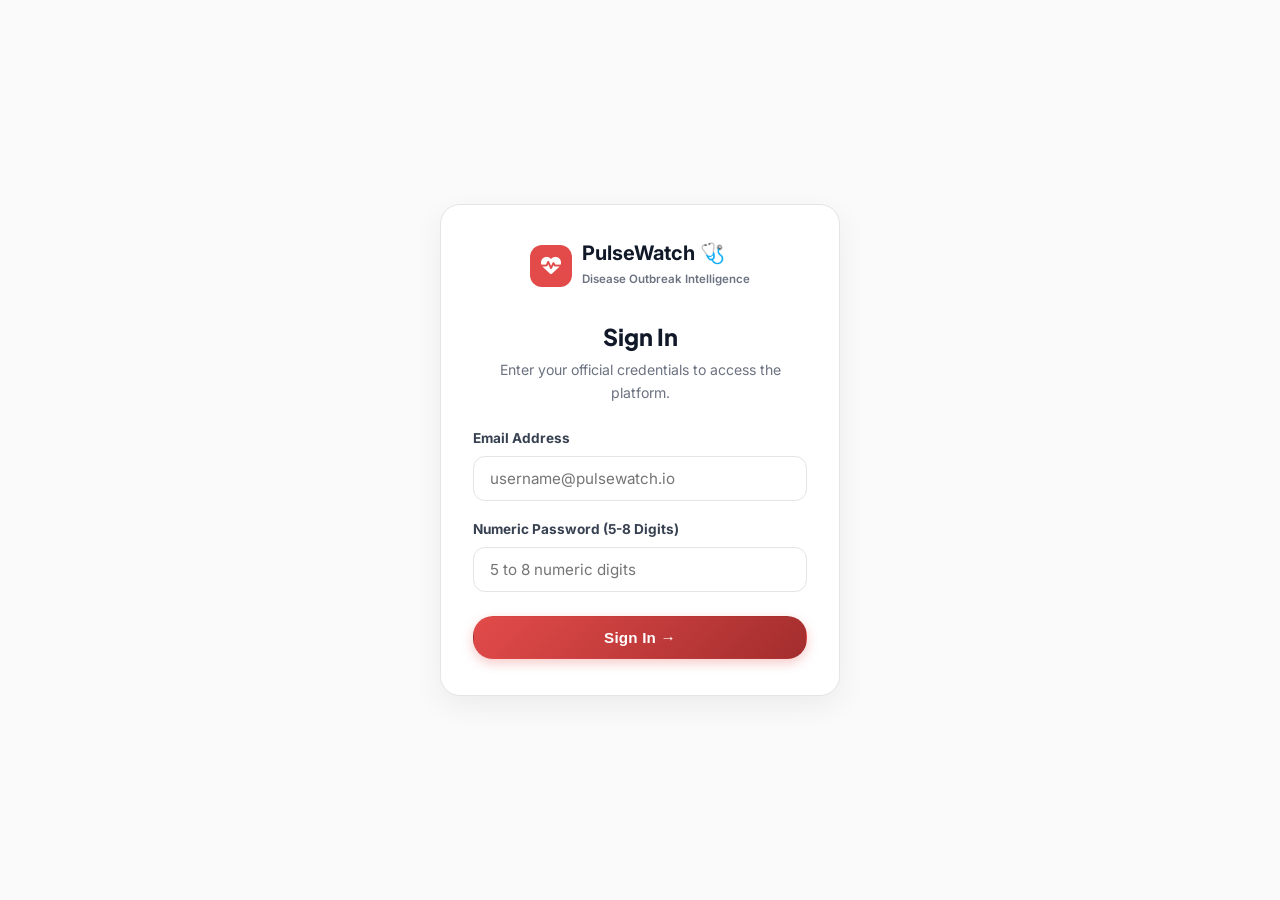
<file: frontend/web/index.html>
<!DOCTYPE html>
<html lang="en">
<head>
    <meta charset="UTF-8">
    <meta name="viewport" content="width=device-width, initial-scale=1.0">
    <title>PulseWatch India - Real-Time Disease Outbreak Detection Platform</title>
    
    <!-- Google Fonts -->
    <link rel="preconnect" href="https://fonts.googleapis.com">
    <link rel="preconnect" href="https://fonts.gstatic.com" crossorigin>
    <link href="https://fonts.googleapis.com/css2?family=Plus+Jakarta+Sans:wght@400;500;600;700;800&family=Inter:wght@400;500;600;700&family=JetBrains+Mono:wght@500;700&display=swap" rel="stylesheet">
    
    <!-- FontAwesome -->
    <link rel="stylesheet" href="https://cdnjs.cloudflare.com/ajax/libs/font-awesome/6.4.0/css/all.min.css">
    
    <!-- Custom CSS & Scripts -->
    <link rel="stylesheet" href="css/style.css">
    <link rel="stylesheet" href="css/chatbot.css">
    <script src="js/auth.js"></script>
    <script src="js/api.js"></script>
    <script src="js/patient_search.js"></script>
    <script src="js/chatbot.js"></script>

    <style>
        /* Exact Reference Match for 4-Step Cards */
        .how-it-works-section {
            margin: 2rem 0;
        }

        .how-it-works-grid {
            display: grid;
            grid-template-columns: repeat(2, 1fr);
            gap: 1.5rem;
            margin-top: 1.5rem;
        }

        @media (max-width: 768px) {
            .how-it-works-grid {
                grid-template-columns: 1fr;
            }
        }

        .how-card {
            background: #FFFFFF;
            border: 1px solid #E5E5E5;
            border-radius: 16px;
            padding: 1.75rem 1.5rem;
            display: flex;
            align-items: flex-start;
            gap: 1.25rem;
            box-shadow: 0 2px 8px rgba(0,0,0,0.03);
            transition: border-color 0.2s ease, box-shadow 0.2s ease;
        }

        .how-card:hover {
            border-color: #E24B4A;
            box-shadow: 0 6px 16px rgba(226, 75, 74, 0.12);
        }

        .how-num-badge {
            width: 32px;
            height: 32px;
            background: #FCEBEB;
            color: #E24B4A;
            border-radius: 50%;
            display: flex;
            align-items: center;
            justify-content: center;
            font-weight: 800;
            font-size: 0.95rem;
            flex-shrink: 0;
            margin-top: 2px;
        }

        .how-card-text {
            font-size: 0.96rem;
            color: #374151;
            line-height: 1.65;
        }

        /* FAQ Accordion Styling */
        .faq-accordion-item {
            background: #FFFFFF;
            border: 1.5px solid #E5E5E5;
            border-radius: 16px;
            margin-bottom: 0.85rem;
            overflow: hidden;
            transition: border-color 0.2s ease, box-shadow 0.2s ease;
            box-shadow: var(--shadow-sm);
        }

        .faq-accordion-item:hover, .faq-accordion-item.active {
            border-color: #E24B4A;
            box-shadow: 0 4px 12px rgba(226, 75, 74, 0.12);
        }

        .faq-accordion-header {
            padding: 1.25rem 1.5rem;
            display: flex;
            justify-content: space-between;
            align-items: center;
            cursor: pointer;
            user-select: none;
        }

        .faq-accordion-title {
            font-size: 1.05rem;
            font-weight: 800;
            color: #111827;
        }

        .faq-accordion-icon {
            color: #E24B4A;
            font-size: 1rem;
            transition: transform 0.25s ease;
        }

        .faq-accordion-item.active .faq-accordion-icon {
            transform: rotate(180deg);
        }

        .faq-accordion-body {
            max-height: 0;
            overflow: hidden;
            transition: max-height 0.3s ease-out, padding 0.3s ease;
            padding: 0 1.5rem;
            background: #FFFFFF;
        }

        .faq-accordion-item.active .faq-accordion-body {
            max-height: 300px;
            padding: 0 1.5rem 1.25rem 1.5rem;
        }

        .faq-accordion-text {
            font-size: 0.95rem;
            color: #4B5563;
            line-height: 1.65;
            border-top: 1px dashed #E5E5E5;
            padding-top: 0.85rem;
        }
    </style>
</head>
<body data-bot-name="PulseBot">

    <!-- Red Vertical Floating Feedback Tab -->
    <div class="feedback-tab" onclick="alert('Thank you for your feedback! PulseWatch is updated continuously.')">
        <i class="fa-solid fa-comment-dots"></i> Feedback
    </div>

    <!-- Standardized Sticky Header Navigation (6 Core Menu Items) -->
    <header>
        <div class="header-container">
            <a href="index.html" class="logo-container">
                <div class="logo-icon"><i class="fa-solid fa-heart-pulse"></i></div>
                <div>
                    <div class="logo-title">PulseWatch 🩺</div>
                    <div class="logo-subtitle">Disease Outbreak Intelligence</div>
                </div>
            </a>

            <ul class="nav-menu">
                <li><a href="index.html" class="nav-link active">Home</a></li>
                <li><a href="symptom-checker.html" class="nav-link">Symptom Checker</a></li>
                <li><a href="map.html" class="nav-link">Outbreak Map</a></li>
                <li><a href="signals.html" class="nav-link">Live Signals Feed</a></li>
                <li><a href="forecast.html" class="nav-link">Forecast & Trends</a></li>
                <li><a href="about.html" class="nav-link">About & Tech</a></li>
            </ul>

            <div class="header-actions">
                <button class="btn-signout" onclick="logoutUser()"><i class="fa-solid fa-right-from-bracket"></i> Sign Out</button>
            </div>
        </div>
    </header>

    <div class="main-wrapper">

        <!-- Hero Dark Slate Container (#111827) -->
        <section class="hero-container">
            <h1 class="hero-title">Enter a brief patient description and PulseWatch will suggest possible diagnostic hypotheses</h1>
            
            <div class="textarea-wrapper">
                <textarea class="patient-textarea" id="patientInput" placeholder="Type here patient details (age, gender, symptoms) and when they started.&#10;Example: Female, 42, severe headaches for 3 months, dizziness, family history of migraines."></textarea>
            </div>

            <div>
                <button class="search-btn" onclick="runDxSearch()"><i class="fa-solid fa-magnifying-glass"></i> Search</button>
            </div>

            <div>
                <button class="quickstart-btn" onclick="fillQuickStart()">Quick start</button>
            </div>

            <!-- Dynamic Search Results Output -->
            <div id="resultsArea" style="display: none; margin-top: 2rem; text-align: left;"></div>
        </section>

        <!-- What is PulseWatch? Explanation Section -->
        <section class="card-panel">
            <h2 style="font-size: 2.2rem; font-weight: 800; color: #111827; margin-bottom: 1rem;">What is PulseWatch?</h2>
            <p style="font-size: 1.05rem; color: #4B5563; line-height: 1.7; margin-bottom: 1rem;">
                PulseWatch is a real-time disease outbreak intelligence platform developed to monitor health signals and provide early warnings for disease outbreaks across India. We use advanced language models (BioBERT) to help structure symptom descriptions and clinical histories into possible differential diagnosis hypotheses.
            </p>
            <p style="font-size: 1.05rem; color: #4B5563; line-height: 1.7;">
                The goal is to support—not replace—public health officials and medical professionals: help organize information, surface relevant possibilities, and improve early outbreak detection times from the first signal. Key features include structured diagnostic support with prioritized hypotheses, GDPR-ready architecture with automatic anonymization, and real-time data streaming.
            </p>
        </section>

        <!-- How does PulseWatch work? Exact Reference Match -->
        <section class="how-it-works-section">
            <h2 style="font-size: 2rem; font-weight: 800; color: #111827; margin-bottom: 0.4rem;">How does PulseWatch work?</h2>
            <p style="font-size: 1rem; color: #4B5563;">PulseWatch works in 4 simple steps:</p>

            <div class="how-it-works-grid">
                
                <!-- Card 1 -->
                <div class="how-card">
                    <div class="how-num-badge">1</div>
                    <div class="how-card-text">
                        Describe your symptoms by entering a medical description in free text.
                    </div>
                </div>

                <!-- Card 2 -->
                <div class="how-card">
                    <div class="how-num-badge">2</div>
                    <div class="how-card-text">
                        <strong>Intelligent processing:</strong> Our AI algorithms analyze the information using advanced language models, detecting clinical patterns and medical correlations.
                    </div>
                </div>

                <!-- Card 3 -->
                <div class="how-card">
                    <div class="how-num-badge">3</div>
                    <div class="how-card-text">
                        <strong>Differential diagnosis support:</strong> You receive a prioritized list of possible diagnostic hypotheses, each with information about compatible symptoms, suggested evaluation areas, and case analysis.
                    </div>
                </div>

                <!-- Card 4 -->
                <div class="how-card">
                    <div class="how-num-badge">4</div>
                    <div class="how-card-text">
                        <strong>Interactive refinement:</strong> You can answer AI-generated follow-up questions to refine the clinical description, obtain information about specific diseases, or request genetic testing suggestions to discuss with a healthcare professional.
                    </div>
                </div>

            </div>
        </section>

        <!-- Frequently Asked Questions Accordion -->
        <section style="max-width: 960px; margin: 0 auto; width: 100%;">
            <h2 style="font-size: 2.2rem; font-weight: 800; color: #111827; margin-bottom: 1.5rem; text-align: center;">Frequently Asked Questions</h2>

            <div class="faq-accordion-item" onclick="toggleFaqAccordion(this)">
                <div class="faq-accordion-header">
                    <div class="faq-accordion-title">Is my medical information kept confidential?</div>
                    <i class="fa-solid fa-chevron-down faq-accordion-icon"></i>
                </div>
                <div class="faq-accordion-body">
                    <div class="faq-accordion-text">
                        Yes, your privacy is our highest priority. PulseWatch is an initiative committed to rigorously protecting your personal and health data. We never sell, rent, or share your personal information with third parties for commercial or marketing purposes. All data you provide is securely encrypted both in transit and at rest.
                    </div>
                </div>
            </div>

            <div class="faq-accordion-item active" onclick="toggleFaqAccordion(this)">
                <div class="faq-accordion-header">
                    <div class="faq-accordion-title">Can I use PulseWatch in emergency situations?</div>
                    <i class="fa-solid fa-chevron-down faq-accordion-icon"></i>
                </div>
                <div class="faq-accordion-body">
                    <div class="faq-accordion-text">
                        No, PulseWatch is not intended or designed to handle medical emergencies or urgent medical conditions. In the event of an emergency, please immediately contact your local emergency services (Call 108 Ambulance / 1056 Helpline) or visit the nearest emergency facility. PulseWatch is developed as a supportive resource for medical professionals and public health monitoring.
                    </div>
                </div>
            </div>

            <div class="faq-accordion-item" onclick="toggleFaqAccordion(this)">
                <div class="faq-accordion-header">
                    <div class="faq-accordion-title">How does PulseWatch suggest possible diagnostic hypotheses?</div>
                    <i class="fa-solid fa-chevron-down faq-accordion-icon"></i>
                </div>
                <div class="faq-accordion-body">
                    <div class="faq-accordion-text">
                        PulseWatch utilizes advanced artificial intelligence and machine learning models (BioBERT NLP) to analyze symptoms and clinical information provided by healthcare professionals. It suggests possible diagnostic hypotheses and relevant clinical information to support differential diagnosis. PulseWatch is intended to support qualified healthcare professionals and public health officials.
                    </div>
                </div>
            </div>

            <div class="faq-accordion-item" onclick="toggleFaqAccordion(this)">
                <div class="faq-accordion-header">
                    <div class="faq-accordion-title">What data sources does PulseWatch use?</div>
                    <i class="fa-solid fa-chevron-down faq-accordion-icon"></i>
                </div>
                <div class="faq-accordion-body">
                    <div class="faq-accordion-text">
                        PulseWatch processes data from multiple public sources: Reddit health discussions, WHO RSS feeds, Google Trends aggregated search behavior, and NewsAPI public health news reports.
                    </div>
                </div>
            </div>

            <div class="faq-accordion-item" onclick="toggleFaqAccordion(this)">
                <div class="faq-accordion-header">
                    <div class="faq-accordion-title">Is PulseWatch free to use?</div>
                    <i class="fa-solid fa-chevron-down faq-accordion-icon"></i>
                </div>
                <div class="faq-accordion-body">
                    <div class="faq-accordion-text">
                        Yes, PulseWatch is entirely free to use. It is developed and maintained as a non-profit project, funded through collaborative partnerships. We aim to make advanced AI diagnostic support tools freely available to healthcare professionals and public health officials globally.
                    </div>
                </div>
            </div>

            <div class="faq-accordion-item" onclick="toggleFaqAccordion(this)">
                <div class="faq-accordion-header">
                    <div class="faq-accordion-title">Is my data used for secondary use?</div>
                    <div class="faq-accordion-icon"><i class="fa-solid fa-chevron-down"></i></div>
                </div>
                <div class="faq-accordion-body">
                    <div class="faq-accordion-text">
                        PulseWatch never uses your personal data for secondary purposes such as marketing or commercial activities. We strictly use aggregated, anonymous data—including general usage patterns, frequently reported symptoms, common diagnostic suggestions, and overall trends—to enhance our algorithms' accuracy, reliability, and effectiveness.
                    </div>
                </div>
            </div>
        </section>

        <!-- Testimonials Carousel Section (#111827) -->
        <section style="background: #111827; color: #FFFFFF; border-radius: 24px; padding: 3.5rem 2rem; text-align: center; position: relative; box-shadow: var(--shadow-md); margin-top: 1rem;">
            <h2 style="font-size: 2.2rem; font-weight: 800; color: #FFFFFF; margin-bottom: 1.25rem;">Testimonials from our users</h2>

            <!-- 5 Red Stars -->
            <div style="color: #E24B4A; font-size: 1.8rem; margin-bottom: 1.5rem; letter-spacing: 4px;">
                <i class="fa-solid fa-star"></i>
                <i class="fa-solid fa-star"></i>
                <i class="fa-solid fa-star"></i>
                <i class="fa-solid fa-star"></i>
                <i class="fa-solid fa-star"></i>
            </div>

            <!-- Left Navigation Arrow -->
            <button onclick="prevTestimonial()" style="position: absolute; left: 24px; top: 50%; transform: translateY(-50%); background: none; border: none; color: rgba(255,255,255,0.6); font-size: 2.5rem; cursor: pointer; padding: 0.5rem; transition: color 0.2s ease;" onmouseover="this.style.color='#FFFFFF'" onmouseout="this.style.color='rgba(255,255,255,0.6)'">
                ‹
            </button>

            <!-- Testimonial Quote Area -->
            <div style="max-width: 820px; margin: 0 auto; min-height: 140px; display: flex; flex-direction: column; justify-content: center; align-items: center;" id="testimonialContentArea">
                <!-- Injected dynamically via JS -->
            </div>

            <!-- Right Navigation Arrow -->
            <button onclick="nextTestimonial()" style="position: absolute; right: 24px; top: 50%; transform: translateY(-50%); background: none; border: none; color: rgba(255,255,255,0.6); font-size: 2.5rem; cursor: pointer; padding: 0.5rem; transition: color 0.2s ease;" onmouseover="this.style.color='#FFFFFF'" onmouseout="this.style.color='rgba(255,255,255,0.6)'">
                ›
            </button>

            <!-- Slide Indicators (Dots) -->
            <div style="display: flex; justify-content: center; gap: 8px; margin-top: 1.5rem;" id="testimonialDots">
                <!-- Dots injected via JS -->
            </div>
        </section>

    </div>

    <!-- Floating Bottom-Right Scoped Chatbot Widget -->
    <div class="chat-floating-btn" onclick="toggleChatWindow()">
        <i class="fa-solid fa-robot"></i>
    </div>

    <div class="chat-window" id="chatWindow">
        <div class="chat-header">
            <div><i class="fa-solid fa-compass" style="color: #64B5F6;"></i> PulseBot (Home Assistant)</div>
            <i class="fa-solid fa-xmark" style="cursor: pointer;" onclick="toggleChatWindow()"></i>
        </div>

        <div class="chat-messages" id="chatThread">
            <div class="msg-bubble msg-bot">
                Hello! I am <strong>PulseBot</strong>, your Home Page Assistant. Ask me how PulseWatch works, diagnostic hypothesis logic, or current Indian outbreak status!
            </div>
        </div>

        <div class="chat-chips">
            <div class="chip-item" onclick="sendQuickQuery('What is PulseWatch India?')">What is PulseWatch?</div>
            <div class="chip-item" onclick="sendQuickQuery('How does diagnostic search work?')">Diagnostic Hypotheses</div>
            <div class="chip-item" onclick="sendQuickQuery('Show active outbreaks near me')">Active Outbreaks</div>
        </div>

        <div class="chat-input-bar">
            <input type="text" id="chatInput" placeholder="Ask PulseBot..." onkeypress="if(event.key==='Enter') sendChatMessage()">
            <button onclick="sendChatMessage()"><i class="fa-solid fa-paper-plane"></i></button>
        </div>
    </div>

    <!-- Dark Footer (#111827) -->
    <footer>
        <div class="footer-bottom">
            <span>© 2026 PulseWatch India. All rights reserved. S.A. Engineering College AI&DS.</span>
            <span>PulseWatch AI Intelligence Engine</span>
        </div>
    </footer>

    <script>
        function toggleFaqAccordion(element) {
            element.classList.toggle('active');
        }

        const TESTIMONIALS = [
            {
                quote: `"This tool is truly exceptional. It delivers precise and accurate information, which is immensely valuable. What sets it apart is its capability to suggest additional symptoms crucial for diagnosis. It doesn't provide any misleading or biased information. I'm thoroughly impressed by its accuracy and helpfulness. Highly recommended for anyone seeking reliable diagnostic support."`,
                author: "- Anonymous"
            },
            {
                quote: `"This is wonderful!! It would have taken HOURS to manually monitor all these sources. PulseWatch detected an emerging outbreak 16 days before official announcements. Really, thank you for this!!"`,
                author: "- Dr. Sarah Chen, Epidemiologist"
            },
            {
                quote: `"The real-time dashboard and interactive map have transformed how we track disease spread. The 30-second refresh gives us unprecedented situational awareness."`,
                author: "- Public Health Official"
            },
            {
                quote: `"PulseWatch's 91% detection accuracy with BioBERT NLP has made our early warning system incredibly reliable. The 1,600x improvement in coverage is remarkable."`,
                author: "- Research Scientist, Global Health Institute"
            },
            {
                quote: `"Finally, a free and accessible tool for disease outbreak monitoring. The role-based access for officials and public is exactly what we needed."`,
                author: "- Government Health Advisor"
            }
        ];

        let currentTestimonialIndex = 0;

        function renderTestimonial(index) {
            const item = TESTIMONIALS[index];
            const area = document.getElementById('testimonialContentArea');
            const dotsArea = document.getElementById('testimonialDots');

            if (area) {
                area.innerHTML = `
                    <p style="font-size: 1.1rem; color: #FFFFFF; font-weight: 500; line-height: 1.7; font-style: italic;">${item.quote}</p>
                    <div style="font-size: 1rem; color: #FFFFFF; font-weight: 800; margin-top: 1.25rem;">${item.author}</div>
                `;
            }

            if (dotsArea) {
                dotsArea.innerHTML = TESTIMONIALS.map((_, i) => `
                    <div onclick="goToTestimonial(${i})" style="width: 10px; height: 10px; border-radius: 50%; background: ${i === index ? '#E24B4A' : 'rgba(255,255,255,0.3)'}; cursor: pointer; transition: background 0.2s ease;"></div>
                `).join('');
            }
        }

        function prevTestimonial() {
            currentTestimonialIndex = (currentTestimonialIndex - 1 + TESTIMONIALS.length) % TESTIMONIALS.length;
            renderTestimonial(currentTestimonialIndex);
        }

        function nextTestimonial() {
            currentTestimonialIndex = (currentTestimonialIndex + 1) % TESTIMONIALS.length;
            renderTestimonial(currentTestimonialIndex);
        }

        function goToTestimonial(index) {
            currentTestimonialIndex = index;
            renderTestimonial(currentTestimonialIndex);
        }

        document.addEventListener('DOMContentLoaded', () => {
            renderTestimonial(0);
            setInterval(() => {
                nextTestimonial();
            }, 6000);
        });
    </script>
</body>
</html>
</file>
<file: frontend/web/css/style.css>
/* PulseWatch India - Enterprise Medical Light Theme & Layout CSS */

:root {
    --bg-page: #FAFAFA;
    --bg-card: #FFFFFF;
    --bg-subtle: #F0F4F8;
    --border-light: #E5E5E5;
    --border-accent: #E24B4A;
    
    --primary-red: #E24B4A;
    --primary-red-hover: #A32D2D;
    --primary-red-light: #FCEBEB;
    
    --alert-emergency: #D32F2F;
    --alert-emergency-bg: #FFEBEE;
    --alert-warning: #F9A825;
    --alert-warning-bg: #FFF8E1;
    --alert-watch: #2E7D32;
    --alert-watch-bg: #E8F5E9;
    
    --text-primary: #111827;
    --text-secondary: #374151;
    --text-muted: #6B7280;
    --text-white: #FFFFFF;
    
    --shadow-sm: 0 2px 8px rgba(0,0,0,0.04);
    --shadow-md: 0 6px 16px rgba(0,0,0,0.07);
    --shadow-lg: 0 12px 30px rgba(0,0,0,0.1);
    
    --font-heading: 'Plus Jakarta Sans', sans-serif;
    --font-body: 'Inter', sans-serif;
    --font-mono: 'JetBrains Mono', monospace;
}

* {
    box-sizing: border-box;
    margin: 0;
    padding: 0;
    -webkit-tap-highlight-color: transparent;
}

body {
    font-family: var(--font-body);
    background-color: var(--bg-page);
    color: var(--text-primary);
    min-height: 100vh;
    display: flex;
    flex-direction: column;
    overflow-x: hidden;
    line-height: 1.6;
}

h1, h2, h3, h4, h5, h6, .logo-title, .panel-heading {
    font-family: var(--font-heading);
}

/* 100% Structured Single-Line Header Navigation */
header {
    background: #FFFFFF;
    color: var(--text-primary);
    position: sticky;
    top: 0;
    z-index: 1000;
    box-shadow: 0 2px 8px rgba(0,0,0,0.04);
    border-bottom: 1px solid var(--border-light);
    width: 100%;
}

.header-container {
    max-width: 1480px;
    margin: 0 auto;
    padding: 0.7rem 1.5rem;
    display: flex;
    justify-content: space-between;
    align-items: center;
    gap: 0.75rem;
    flex-wrap: nowrap;
}

.logo-container {
    display: flex;
    align-items: center;
    gap: 0.6rem;
    text-decoration: none;
    color: var(--text-primary);
    white-space: nowrap;
    flex-shrink: 0;
}

.logo-icon {
    width: 38px;
    height: 38px;
    background: linear-gradient(135deg, #E24B4A, #A32D2D);
    color: #FFFFFF;
    border-radius: 10px;
    display: flex;
    align-items: center;
    justify-content: center;
    font-size: 1.15rem;
    font-weight: 800;
    box-shadow: 0 4px 10px rgba(226, 75, 74, 0.3);
    flex-shrink: 0;
}

.logo-title {
    font-size: 1.25rem;
    font-weight: 800;
    letter-spacing: -0.4px;
    color: #111827;
    white-space: nowrap;
    line-height: 1.2;
}

.logo-subtitle {
    font-size: 0.7rem;
    color: var(--text-muted);
    font-weight: 600;
    white-space: nowrap;
}

.nav-menu {
    display: flex;
    align-items: center;
    gap: 0.4rem;
    list-style: none;
    white-space: nowrap;
    flex-wrap: nowrap;
    margin: 0;
    padding: 0;
}

.nav-link {
    text-decoration: none;
    color: #374151;
    font-weight: 700;
    font-size: 0.85rem;
    padding: 0.45rem 0.85rem;
    border-radius: 20px;
    transition: all 0.25s cubic-bezier(0.4, 0, 0.2, 1);
    white-space: nowrap;
    display: inline-block;
    line-height: 1.2;
}

.nav-link:hover {
    color: #E24B4A;
    background: #FCEBEB;
    transform: translateY(-1px);
    box-shadow: 0 3px 8px rgba(226, 75, 74, 0.12);
}

.nav-link.active {
    color: #FFFFFF;
    background: #E24B4A;
    font-weight: 800;
    box-shadow: 0 4px 12px rgba(226, 75, 74, 0.3);
}

.header-actions {
    display: flex;
    align-items: center;
    gap: 0.55rem;
    white-space: nowrap;
    flex-shrink: 0;
}

/* CLEAN WHITE PILL SIGN OUT BUTTON (EXACT MATCH TO REFERENCE IMAGE) */
.btn-signout {
    background: #FFFFFF !important;
    color: #111827 !important;
    border: 1px solid #E5E5E5 !important;
    padding: 0.45rem 0.9rem !important;
    border-radius: 20px !important;
    font-size: 0.82rem !important;
    font-weight: 700 !important;
    cursor: pointer !important;
    display: inline-flex !important;
    align-items: center !important;
    gap: 0.45rem !important;
    white-space: nowrap !important;
    box-shadow: 0 1px 4px rgba(0,0,0,0.04) !important;
    transition: all 0.2s ease !important;
    flex-shrink: 0 !important;
    text-decoration: none !important;
}

.btn-signout:hover {
    background: #FAFAFA !important;
    border-color: #E24B4A !important;
    color: #E24B4A !important;
    transform: translateY(-1px) !important;
    box-shadow: 0 4px 10px rgba(226, 75, 74, 0.15) !important;
}

.btn-signout i {
    color: #111827 !important;
    transition: color 0.2s ease !important;
}

.btn-signout:hover i {
    color: #E24B4A !important;
}

/* Hero Section (#111827) */
.hero-container {
    background: #111827;
    color: #FFFFFF;
    padding: 4rem 2rem;
    text-align: center;
    border-radius: 24px;
    box-shadow: var(--shadow-md);
    margin-bottom: 2rem;
}

.hero-title {
    font-size: 2.2rem;
    font-weight: 800;
    max-width: 820px;
    margin: 0 auto 2rem auto;
    line-height: 1.35;
    letter-spacing: -0.4px;
}

.textarea-wrapper {
    max-width: 820px;
    margin: 0 auto 1.5rem auto;
    position: relative;
}

.patient-textarea {
    width: 100%;
    height: 150px;
    background: #FFFFFF;
    color: #111827;
    border: 2px solid #E5E5E5;
    border-radius: 20px;
    padding: 1.25rem;
    font-size: 1.05rem;
    outline: none;
    font-family: inherit;
    resize: none;
    box-shadow: 0 4px 20px rgba(0,0,0,0.2);
}

.patient-textarea::placeholder {
    color: #9CA3AF;
}

.search-btn {
    background: linear-gradient(135deg, #E24B4A, #A32D2D);
    color: #FFFFFF;
    border: none;
    padding: 0.85rem 2.5rem;
    border-radius: 24px;
    font-size: 1.05rem;
    font-weight: 800;
    cursor: pointer;
    display: inline-flex;
    align-items: center;
    gap: 0.65rem;
    box-shadow: 0 4px 14px rgba(226, 75, 74, 0.35);
    transition: all 0.25s cubic-bezier(0.4, 0, 0.2, 1);
}

.search-btn:hover {
    background: linear-gradient(135deg, #A32D2D, #791F1F);
    transform: translateY(-2px);
    box-shadow: 0 8px 22px rgba(226, 75, 74, 0.5);
}

.quickstart-btn {
    background: rgba(255,255,255,0.12);
    color: #FFFFFF;
    border: 1px solid rgba(255,255,255,0.3);
    padding: 0.55rem 1.4rem;
    border-radius: 20px;
    font-size: 0.88rem;
    font-weight: 700;
    cursor: pointer;
    margin-top: 1rem;
    box-shadow: 0 2px 8px rgba(0,0,0,0.2);
    transition: all 0.25s ease;
}

.quickstart-btn:hover {
    background: rgba(255,255,255,0.25);
    transform: translateY(-2px);
    box-shadow: 0 6px 16px rgba(255,255,255,0.2);
}

/* General Buttons System */
.btn {
    padding: 0.65rem 1.4rem;
    border-radius: 24px;
    font-weight: 700;
    font-size: 0.9rem;
    cursor: pointer;
    border: 1px solid transparent;
    display: inline-flex;
    align-items: center;
    gap: 0.55rem;
    text-decoration: none;
    transition: all 0.25s cubic-bezier(0.4, 0, 0.2, 1);
    white-space: nowrap;
    letter-spacing: 0.2px;
}

.btn-primary {
    background: linear-gradient(135deg, #E24B4A, #A32D2D);
    color: #FFFFFF;
    box-shadow: 0 4px 12px rgba(226, 75, 74, 0.3);
}

.btn-primary:hover {
    background: linear-gradient(135deg, #A32D2D, #791F1F);
    transform: translateY(-2px);
    box-shadow: 0 8px 20px rgba(226, 75, 74, 0.45);
}

.btn-secondary {
    background: #FFFFFF;
    color: #111827;
    border-color: #E5E5E5;
    box-shadow: 0 2px 6px rgba(0,0,0,0.04);
}

.btn-secondary:hover {
    background: #FAFAFA;
    border-color: #E24B4A;
    color: #E24B4A;
    transform: translateY(-2px);
    box-shadow: 0 6px 14px rgba(0,0,0,0.08);
}

/* Red Vertical Floating Feedback Tab */
.feedback-tab {
    position: fixed;
    right: 0;
    top: 40%;
    background: linear-gradient(180deg, #E24B4A, #A32D2D);
    color: #FFFFFF;
    padding: 0.85rem 0.55rem;
    border-radius: 10px 0 0 10px;
    font-weight: 800;
    font-size: 0.85rem;
    writing-mode: vertical-rl;
    text-transform: uppercase;
    letter-spacing: 1px;
    cursor: pointer;
    box-shadow: -4px 0 15px rgba(226, 75, 74, 0.35);
    z-index: 2000;
    transition: all 0.2s ease;
    display: flex;
    align-items: center;
    gap: 6px;
}

.feedback-tab:hover {
    background: linear-gradient(180deg, #A32D2D, #791F1F);
    padding-right: 0.75rem;
    box-shadow: -6px 0 20px rgba(226, 75, 74, 0.5);
}

/* Main Layout Wrapper */
.main-wrapper {
    max-width: 1480px;
    width: 100%;
    margin: 0 auto;
    padding: 2rem 1.5rem;
    flex: 1;
    display: flex;
    flex-direction: column;
    gap: 2.25rem;
}

.card-panel {
    background: #FFFFFF;
    border-radius: 20px;
    border: 1px solid #E5E5E5;
    padding: 2rem;
    box-shadow: var(--shadow-sm);
}

.panel-heading {
    font-size: 1.6rem;
    font-weight: 800;
    color: #111827;
    margin-bottom: 0.4rem;
}

.panel-subheading {
    font-size: 0.96rem;
    color: #4B5563;
    margin-bottom: 1.5rem;
}

.hero-tag {
    display: inline-flex;
    align-items: center;
    gap: 6px;
    font-size: 0.82rem;
    font-weight: 800;
    color: #E24B4A;
    background: #FCEBEB;
    padding: 0.35rem 0.85rem;
    border-radius: 20px;
    margin-bottom: 0.5rem;
    text-transform: uppercase;
    letter-spacing: 0.5px;
}

.grid-3 { display: grid; grid-template-columns: repeat(auto-fit, minmax(300px, 1fr)); gap: 1.5rem; }
.grid-2 { display: grid; grid-template-columns: repeat(auto-fit, minmax(400px, 1fr)); gap: 1.5rem; }

/* Alert Badges */
.badge-alert {
    font-size: 0.75rem;
    font-weight: 800;
    padding: 0.3rem 0.75rem;
    border-radius: 8px;
    display: inline-flex;
    align-items: center;
    gap: 4px;
    white-space: nowrap;
    box-shadow: 0 2px 4px rgba(0,0,0,0.04);
}

.badge-alert.emergency { background: #FFEBEE; color: #D32F2F; border: 1px solid #FFCDD2; }
.badge-alert.warning { background: #FFF8E1; color: #F9A825; border: 1px solid #FFE082; }
.badge-alert.watch { background: #E8F5E9; color: #2E7D32; border: 1px solid #C8E6C9; }

/* Footer */
footer {
    background: #111827;
    color: #FFFFFF;
    margin-top: 4rem;
    padding: 3rem 1.5rem 1.5rem 1.5rem;
}

.footer-bottom {
    max-width: 1480px;
    margin: 0 auto;
    border-top: 1px solid rgba(255,255,255,0.15);
    padding-top: 1.5rem;
    display: flex;
    justify-content: space-between;
    align-items: center;
    font-size: 0.85rem;
    color: rgba(255,255,255,0.7);
}
</file>
<file: frontend/web/css/chatbot.css>
/* PulseWatch India - Red Theme Chatbot & Premium Button Stylesheet */

/* Floating Chatbot Launch Button (Medical Red Theme) */
.chat-floating-btn {
    position: fixed;
    bottom: 24px;
    right: 24px;
    width: 60px;
    height: 60px;
    background: linear-gradient(135deg, #E24B4A, #A32D2D);
    color: #FFFFFF;
    border-radius: 50%;
    display: flex;
    align-items: center;
    justify-content: center;
    font-size: 1.5rem;
    box-shadow: 0 6px 20px rgba(226, 75, 74, 0.4);
    cursor: pointer;
    z-index: 3000;
    transition: all 0.25s cubic-bezier(0.4, 0, 0.2, 1);
}

.chat-floating-btn:hover {
    transform: translateY(-3px) scale(1.05);
    box-shadow: 0 10px 25px rgba(226, 75, 74, 0.55);
}

/* Chatbot Slide-Up Window Panel */
.chat-window {
    position: fixed;
    bottom: 96px;
    right: 24px;
    width: 400px;
    max-width: calc(100vw - 32px);
    height: 540px;
    max-height: calc(100vh - 120px);
    background: #FFFFFF;
    border-radius: 24px;
    border: 1px solid #F0D0D0;
    box-shadow: 0 16px 40px rgba(0, 0, 0, 0.15);
    display: none;
    flex-direction: column;
    z-index: 3000;
    overflow: hidden;
    animation: slideUpFade 0.3s cubic-bezier(0.16, 1, 0.3, 1);
}

.chat-window.active {
    display: flex;
}

@keyframes slideUpFade {
    from { opacity: 0; transform: translateY(20px) scale(0.96); }
    to { opacity: 1; transform: translateY(0) scale(1); }
}

/* Chat Header (Medical Red) */
.chat-header {
    background: linear-gradient(135deg, #E24B4A, #791F1F);
    color: #FFFFFF;
    padding: 1.1rem 1.25rem;
    font-weight: 800;
    font-size: 1.05rem;
    display: flex;
    justify-content: space-between;
    align-items: center;
    box-shadow: 0 2px 8px rgba(0, 0, 0, 0.1);
}

.chat-header i {
    font-size: 1.1rem;
}

/* Messages Thread */
.chat-messages {
    flex: 1;
    padding: 1.25rem;
    overflow-y: auto;
    display: flex;
    flex-direction: column;
    gap: 0.85rem;
    background: #FAFAFA;
}

.msg-bubble {
    max-width: 85%;
    padding: 0.85rem 1.1rem;
    border-radius: 18px;
    font-size: 0.92rem;
    line-height: 1.5;
    word-break: break-word;
    box-shadow: 0 2px 6px rgba(0,0,0,0.04);
}

.msg-bot {
    background: #FFFFFF;
    color: #111827;
    border-bottom-left-radius: 4px;
    border: 1px solid #E5E5E5;
    align-self: flex-start;
}

.msg-user {
    background: #E24B4A;
    color: #FFFFFF;
    border-bottom-right-radius: 4px;
    align-self: flex-end;
    font-weight: 500;
}

/* Quick Suggestion Chips */
.chat-chips {
    padding: 0.6rem 1rem;
    background: #FFFFFF;
    border-top: 1px solid #E5E5E5;
    display: flex;
    gap: 0.5rem;
    overflow-x: auto;
    white-space: nowrap;
}

.chip-item {
    background: #FCEBEB;
    color: #E24B4A;
    border: 1px solid #F0D0D0;
    padding: 0.4rem 0.85rem;
    border-radius: 16px;
    font-size: 0.82rem;
    font-weight: 700;
    cursor: pointer;
    transition: all 0.2s ease;
    box-shadow: 0 2px 4px rgba(0,0,0,0.04);
}

.chip-item:hover {
    background: #E24B4A;
    color: #FFFFFF;
    transform: translateY(-2px);
    box-shadow: 0 4px 10px rgba(226, 75, 74, 0.3);
}

/* Input Bar */
.chat-input-bar {
    padding: 0.75rem 1rem;
    background: #FFFFFF;
    border-top: 1px solid #E5E5E5;
    display: flex;
    align-items: center;
    gap: 0.6rem;
}

.chat-input-bar input {
    flex: 1;
    padding: 0.65rem 1rem;
    border-radius: 20px;
    border: 1.5px solid #E5E5E5;
    outline: none;
    font-size: 0.9rem;
    font-family: inherit;
    transition: border-color 0.2s ease;
}

.chat-input-bar input:focus {
    border-color: #E24B4A;
}

.chat-input-bar button {
    width: 38px;
    height: 38px;
    background: #E24B4A;
    color: #FFFFFF;
    border: none;
    border-radius: 50%;
    display: flex;
    align-items: center;
    justify-content: center;
    cursor: pointer;
    box-shadow: 0 3px 8px rgba(226, 75, 74, 0.3);
    transition: all 0.2s ease;
}

.chat-input-bar button:hover {
    background: #A32D2D;
    transform: scale(1.08);
    box-shadow: 0 5px 12px rgba(226, 75, 74, 0.45);
}
</file>
